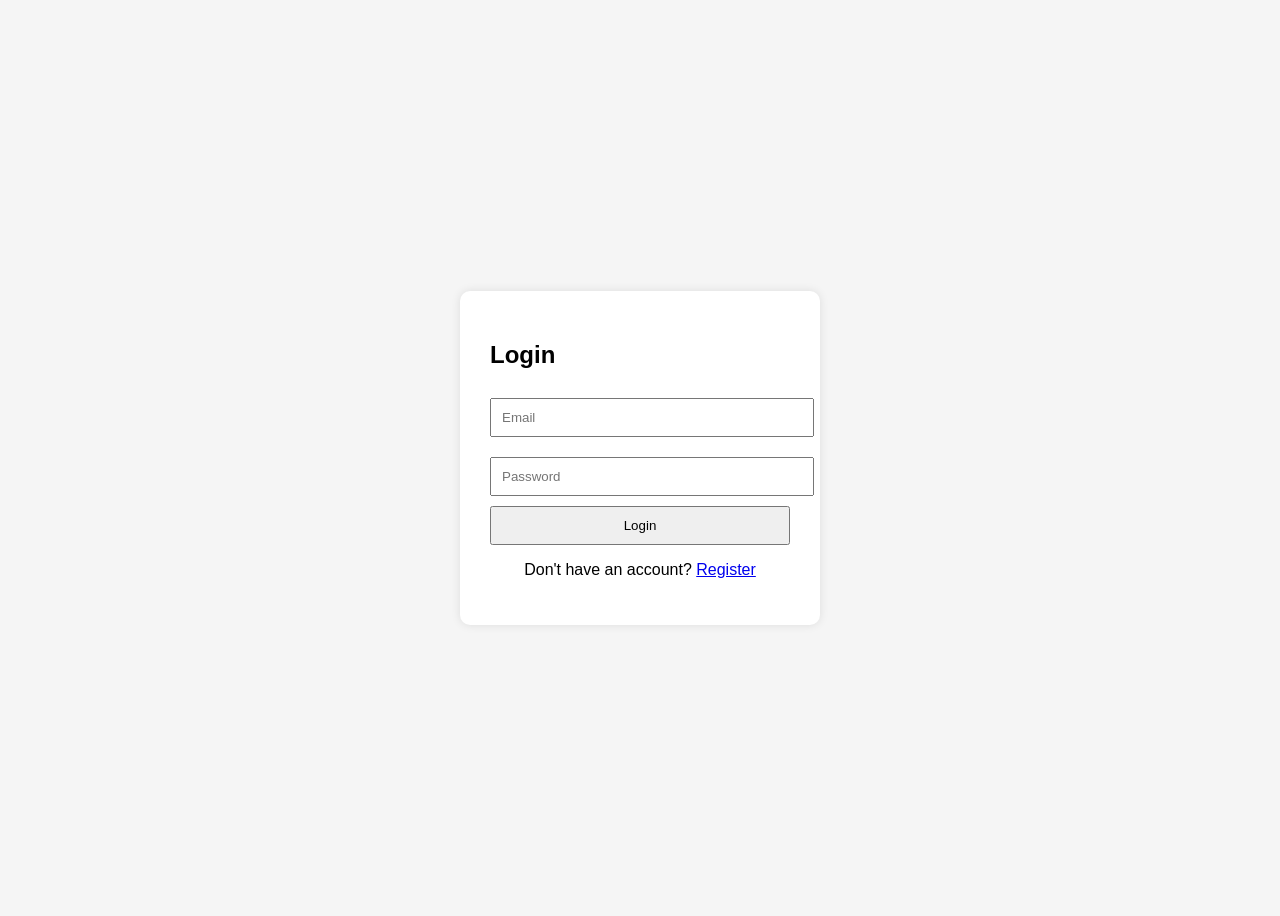
<file: Frontend/login.html>
<!DOCTYPE html>
<html>
<head>
    <title>TypingMaster Login</title>
    <style>
        body{
            font-family: Arial, sans-serif;
            display:flex;
            justify-content:center;
            align-items:center;
            height:100vh;
            background:#f5f5f5;
        }

        .card{
            background:white;
            padding:30px;
            border-radius:10px;
            width:300px;
            box-shadow:0 0 10px rgba(0,0,0,0.1);
        }

        input{
            width:100%;
            padding:10px;
            margin:10px 0;
        }

        button{
            width:100%;
            padding:10px;
            cursor:pointer;
        }

        p{
            text-align:center;
        }
    </style>
</head>
<body>

<div class="card">
    <h2>Login</h2>

    <input type="email" id="email" placeholder="Email">

    <input type="password" id="password" placeholder="Password">

    <button onclick="login()">Login</button>

    <p>
        Don't have an account?
        <a href="register.html">Register</a>
    </p>
</div>

<script>
async function login() {

    const email = document.getElementById("email").value;
    const password = document.getElementById("password").value;

    const response = await fetch("https://typingmaster-2.onrender.com/login",{
        method:"POST",
        headers:{
            "Content-Type":"application/json"
        },
        body:JSON.stringify({
            email,
            password
        })
    });

    if(response.ok){

        const user = await response.json();

        localStorage.setItem("userId",user.id);
        localStorage.setItem("username",user.username);

        alert("Login Successful");

        window.location.href="index.html";

    }else{

        alert("Invalid Credentials");

    }
}
</script>

</body>
</html>
</file>
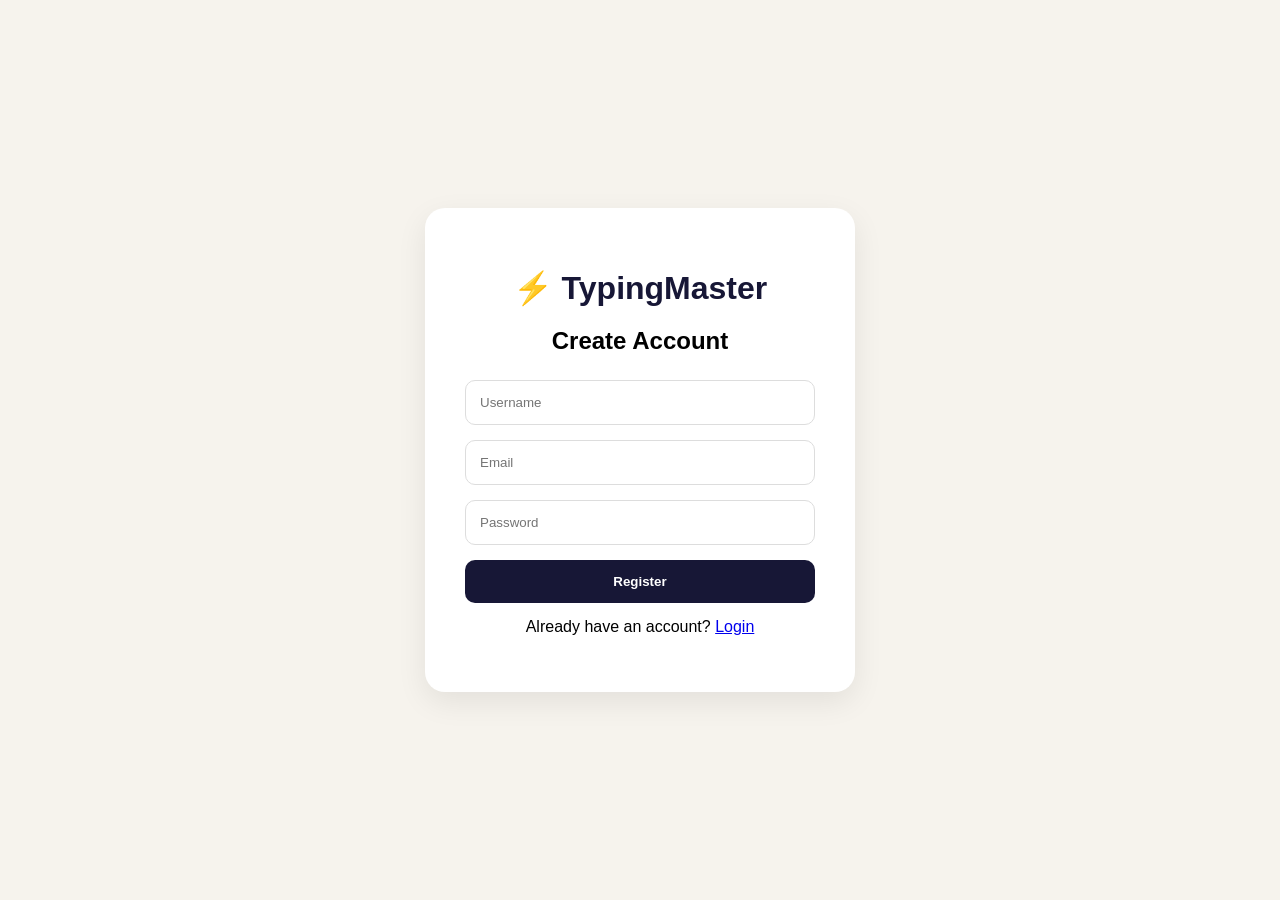
<file: Frontend/register.html>
<!DOCTYPE html>
<html lang="en">

<head>
    <meta charset="UTF-8">
    <meta name="viewport" content="width=device-width, initial-scale=1.0">
    <title>TypingMaster Register</title>

    <style>
        body{
            margin:0;
            font-family:'Segoe UI',sans-serif;
            background:#f6f3ed;

            display:flex;
            justify-content:center;
            align-items:center;

            height:100vh;
        }

        .auth-card{
            width:350px;
            background:white;
            padding:40px;
            border-radius:20px;
            box-shadow:0 10px 30px rgba(0,0,0,.08);
        }

        .auth-card h1{
            text-align:center;
            color:#171736;
            margin-bottom:10px;
        }

        .auth-card h2{
            text-align:center;
            margin-bottom:25px;
        }

        .auth-card input{
            width:100%;
            padding:14px;
            margin-bottom:15px;
            border:1px solid #ddd;
            border-radius:10px;
            box-sizing:border-box;
        }

        .auth-card button{
            width:100%;
            padding:14px;
            border:none;
            border-radius:10px;
            background:#171736;
            color:white;
            font-weight:bold;
            cursor:pointer;
        }

        .auth-card p{
            text-align:center;
            margin-top:15px;
        }
    </style>
</head>

<body>

<div class="auth-card">

    <h1>⚡ TypingMaster</h1>

    <h2>Create Account</h2>

    <input type="text"
           id="username"
           placeholder="Username">

    <input type="email"
           id="email"
           placeholder="Email">

    <input type="password"
           id="password"
           placeholder="Password">

    <button onclick="registerUser()">
        Register
    </button>

    <p>
        Already have an account?
        <a href="login.html">Login</a>
    </p>

</div>

<script>
async function registerUser(){

    const username = document.getElementById("username").value;
    const email = document.getElementById("email").value;
    const password = document.getElementById("password").value;

    const response = await fetch("https://typingmaster-2.onrender.com/register",{
        method:"POST",
        headers:{
            "Content-Type":"application/json"
        },
        body:JSON.stringify({
            username,
            email,
            password
        })
    });

    if(response.ok){
        alert("Registration Successful");
        window.location.href="login.html";
    }else{
        alert("Registration Failed");
    }
}
</script>

</body>
</html>
</file>
